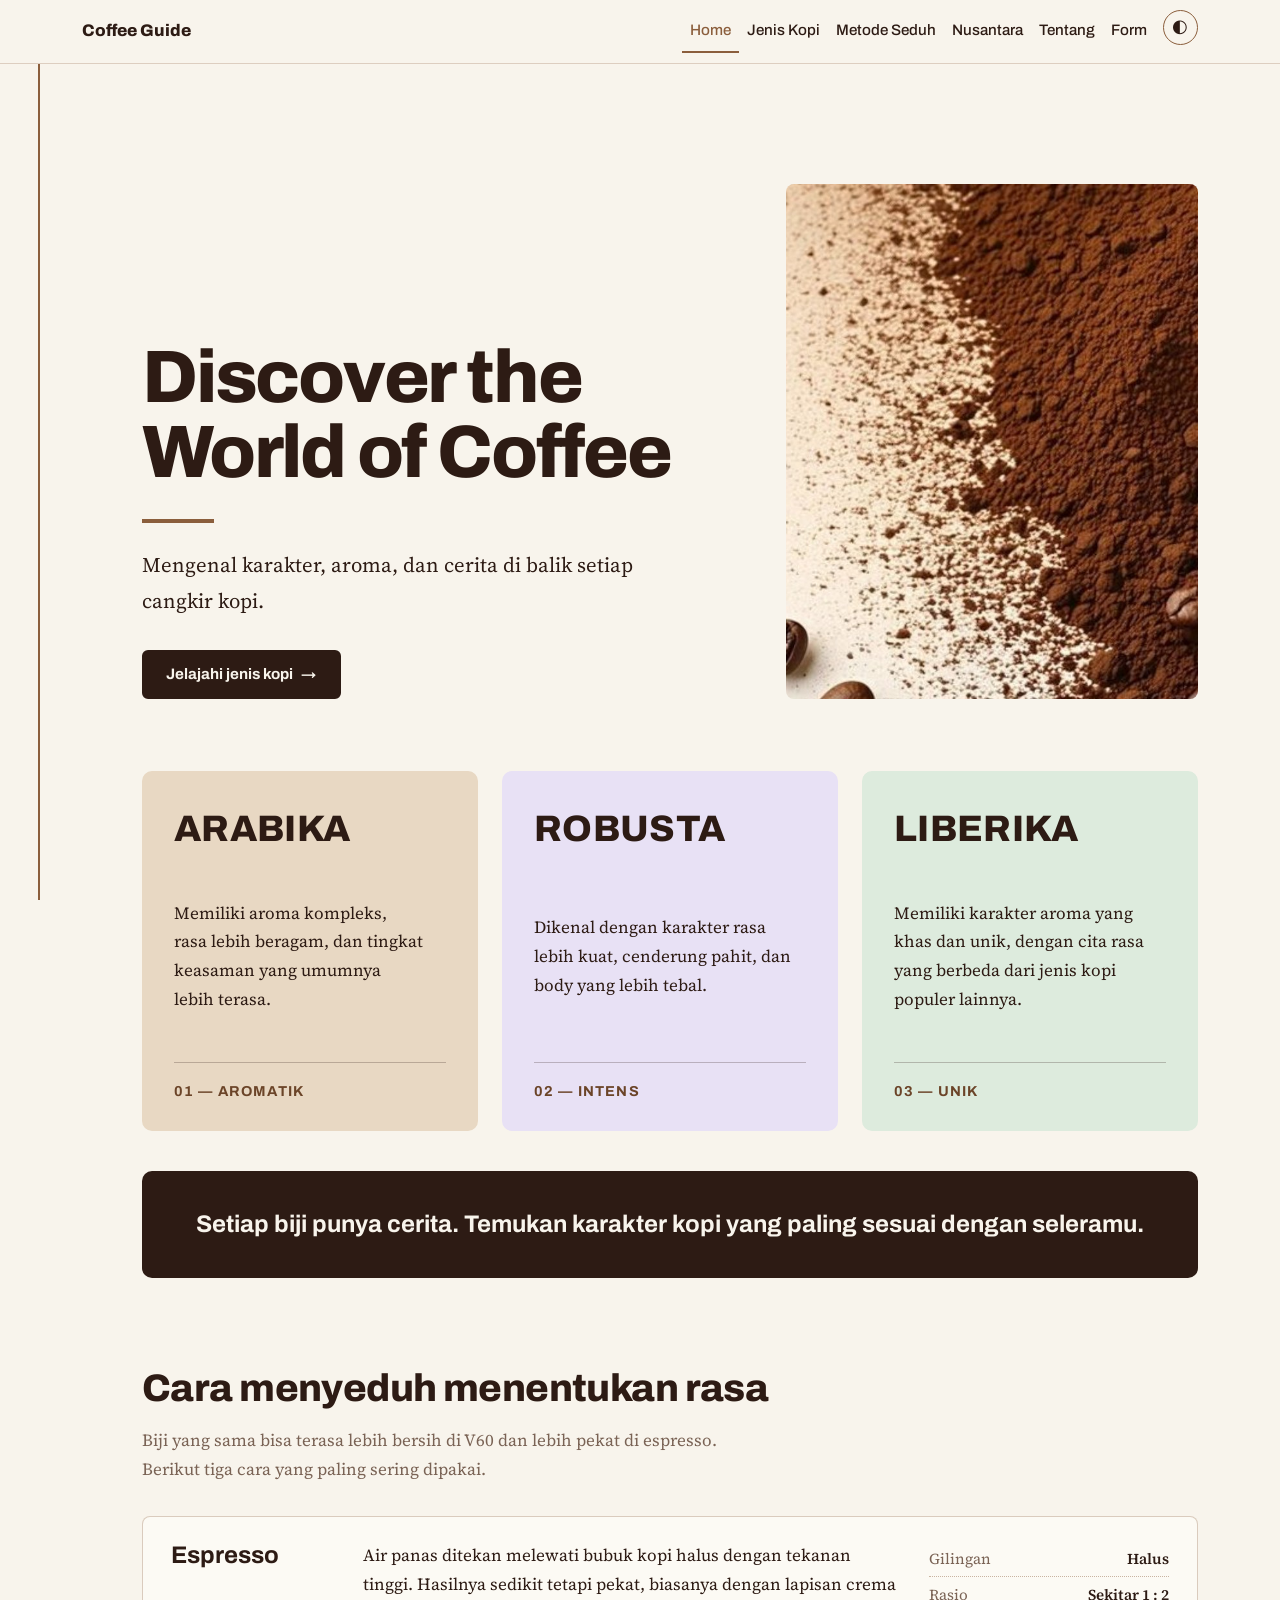
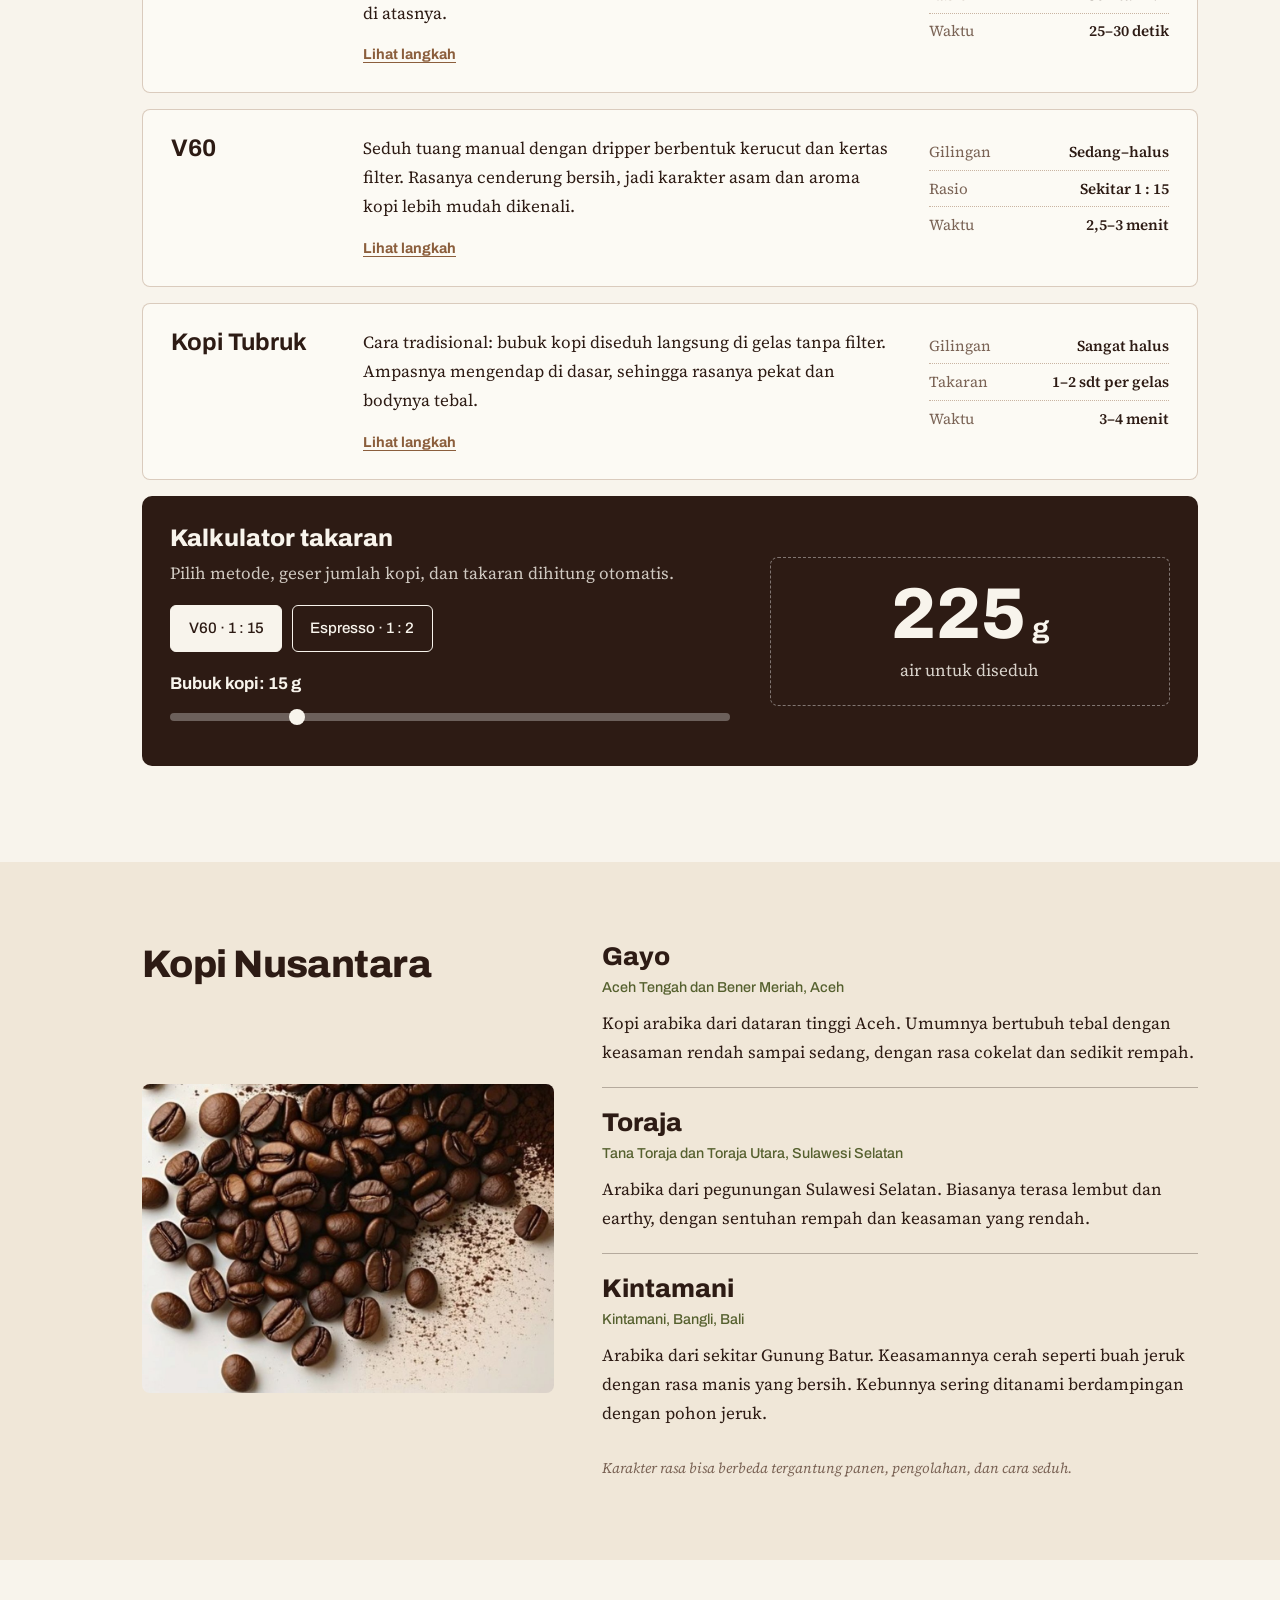
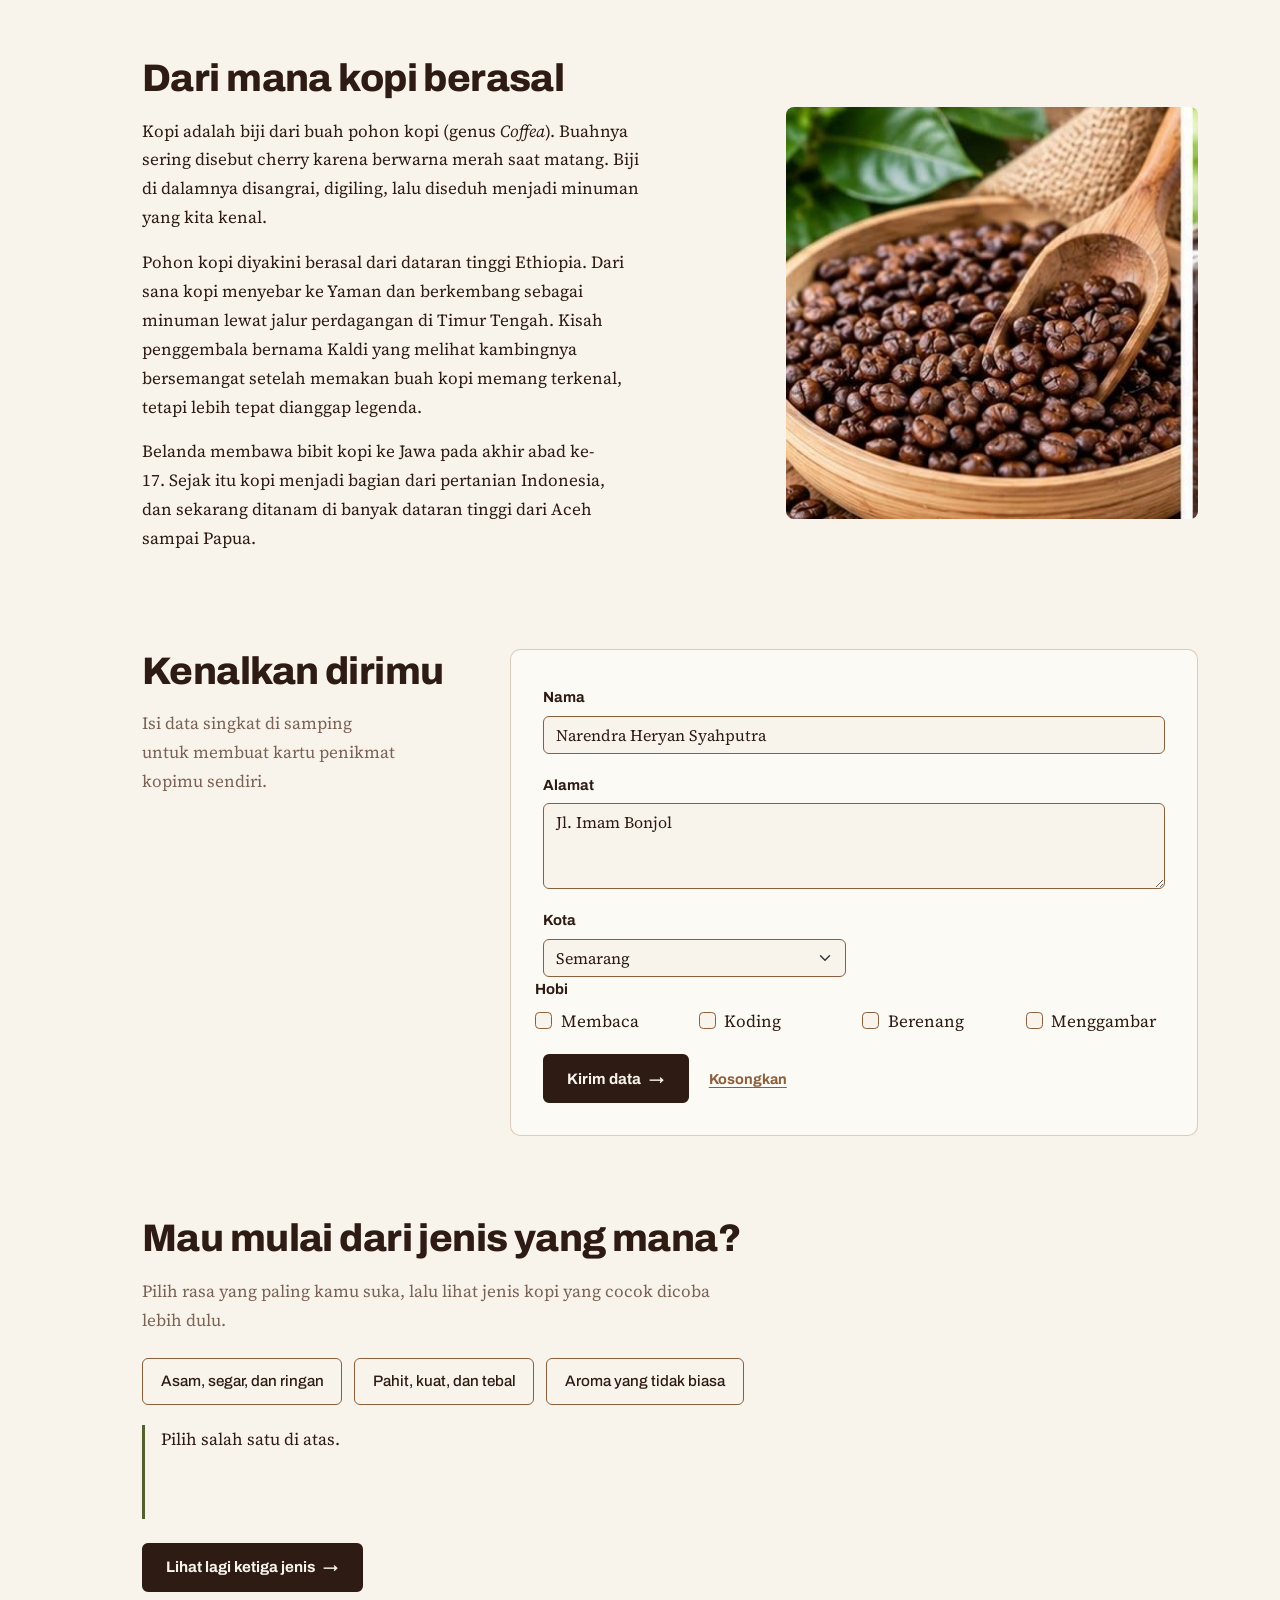
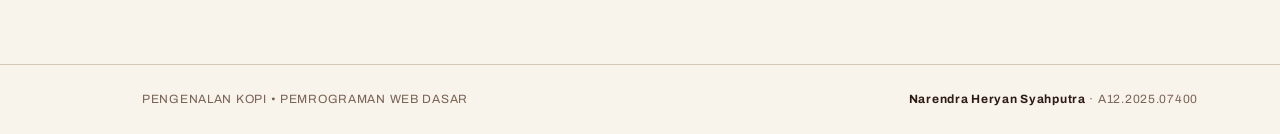
<file: index.html>
<!DOCTYPE html>
<html lang="id">
<head>
  <meta charset="UTF-8">
  <meta name="viewport" content="width=device-width, initial-scale=1">
  <title>Pengenalan Kopi | Coffee Guide</title>
  <meta name="theme-color" content="#F8F4EC">
  <meta property="og:title" content="Pengenalan Kopi | Coffee Guide">
  <meta property="og:description" content="Jenis kopi, metode seduh, dan kopi Nusantara dalam satu halaman.">
  <meta property="og:type" content="website">
  <!-- Pasang tema (terang/gelap) dan kelas "js" sebelum halaman tampil,
       supaya tidak ada kedipan putih saat halaman dibuka dalam mode gelap -->
  <script>(function(){var d=document.documentElement,t=null;d.classList.add('js');try{t=localStorage.getItem('theme')}catch(e){}if(!t)t=matchMedia('(prefers-color-scheme: dark)').matches?'dark':'light';d.setAttribute('data-theme',t);d.setAttribute('data-bs-theme',t)})()</script>
  <link rel="icon" href="data:image/svg+xml,%3Csvg xmlns='http://www.w3.org/2000/svg' viewBox='0 0 32 32'%3E%3Cellipse cx='16' cy='16' rx='9' ry='13' transform='rotate(25 16 16)' fill='%232D1B14'/%3E%3Cpath d='M12 6c6 5-2 15 8 20' stroke='%23F8F4EC' stroke-width='2.4' fill='none' stroke-linecap='round'/%3E%3C/svg%3E">
  <meta name="description" content="Pengenalan kopi: jenis-jenis kopi, metode penyeduhan, dan kopi Nusantara.">

  <!-- Font Google: Archivo (judul) dan Source Serif 4 (teks) -->
  <link rel="preconnect" href="https://fonts.googleapis.com">
  <link rel="preconnect" href="https://fonts.gstatic.com" crossorigin>
  <link href="https://fonts.googleapis.com/css2?family=Archivo:wght@500;700;800&family=Source+Serif+4:ital,wght@0,400;0,600;1,400&display=swap" rel="stylesheet">
  <!-- Bootstrap 5 (CSS lewat CDN), lalu CSS buatan sendiri supaya bisa menimpa gaya Bootstrap -->
  <link href="https://cdn.jsdelivr.net/npm/bootstrap@5.3.3/dist/css/bootstrap.min.css" rel="stylesheet">
  <link href="css/style.css" rel="stylesheet">
</head>
<body>
  <!-- Skip link: untuk pengguna keyboard agar bisa melompat ke konten -->
  <a class="skip-link" href="#jenis-kopi">Lewati ke konten</a>
  <!-- Garis progress scroll di paling atas layar (diatur script.js) -->
  <div class="scroll-bar" id="scrollBar" aria-hidden="true"></div>

  <!-- ===== HEADER: navbar + hero ===== -->
  <header id="home" class="site-header">
    <!-- Navbar: komponen Bootstrap, jadi hamburger di HP jalan otomatis -->
    <nav class="navbar navbar-expand-md site-nav">
      <div class="container">
        <a class="navbar-brand" href="#home">Coffee Guide</a>
        <button class="navbar-toggler" type="button" data-bs-toggle="collapse" data-bs-target="#mainNav"
                aria-controls="mainNav" aria-expanded="false" aria-label="Buka menu navigasi">
          <span class="navbar-toggler-icon"></span>
        </button>
        <div class="collapse navbar-collapse justify-content-end" id="mainNav">
          <ul class="navbar-nav">
            <li class="nav-item"><a class="nav-link" href="#home">Home</a></li>
            <li class="nav-item"><a class="nav-link" href="#jenis-kopi">Jenis Kopi</a></li>
            <li class="nav-item"><a class="nav-link" href="#metode-seduh">Metode Seduh</a></li>
            <li class="nav-item"><a class="nav-link" href="#nusantara">Nusantara</a></li>
            <li class="nav-item"><a class="nav-link" href="#tentang">Tentang</a></li>
            <li class="nav-item"><a class="nav-link" href="#form">Form</a></li>
            <!-- tombol ganti mode terang/gelap -->
            <li class="nav-item"><button class="theme-toggle" id="themeToggle" type="button" aria-label="Ganti ke mode gelap" aria-pressed="false"><span aria-hidden="true">◐</span></button></li>
          </ul>
        </div>
      </div>
    </nav>

    <!-- Hero: judul + tombol di kiri, foto di kanan -->
    <div class="container indent hero">
      <div class="row align-items-end g-4 g-lg-5">
        <div class="col-lg-7 hero-text">
          <h1 class="hero-title">Discover the World of Coffee</h1>
          <hr class="accent-rule">
          <p class="hero-sub">Mengenal karakter, aroma, dan cerita di balik setiap cangkir kopi.</p>
          <a class="btn btn-coffee" href="#jenis-kopi">Jelajahi jenis kopi</a>
        </div>
        <div class="col-lg-5">
          <figure class="photo hero-photo">
            <img src="img/bubuk-kopi.jpg" width="640" height="800" alt="Bubuk kopi halus di atas permukaan krem" fetchpriority="high">
          </figure>
        </div>
      </div>
    </div>
  </header>

  <!-- ===== KONTEN UTAMA ===== -->
  <main>

    <!-- Tiga jenis kopi + banner -->
    <section id="jenis-kopi" class="container indent section-types" aria-labelledby="judul-jenis">
      <h2 id="judul-jenis" class="visually-hidden">Tiga jenis kopi utama</h2>

      <div class="row g-4">
        <div class="col-12 col-lg-4">
          <article class="type-card type-card--arabika" id="kartu-arabika">
            <h3 class="type-name">ARABIKA</h3>
            <p class="type-desc">Memiliki aroma kompleks, rasa lebih beragam, dan tingkat keasaman yang umumnya lebih terasa.</p>
            <p class="type-tag">01 — AROMATIK</p>
          </article>
        </div>
        <div class="col-12 col-lg-4">
          <article class="type-card type-card--robusta" id="kartu-robusta">
            <h3 class="type-name">ROBUSTA</h3>
            <p class="type-desc">Dikenal dengan karakter rasa lebih kuat, cenderung pahit, dan body yang lebih tebal.</p>
            <p class="type-tag">02 — INTENS</p>
          </article>
        </div>
        <div class="col-12 col-lg-4">
          <article class="type-card type-card--liberika" id="kartu-liberika">
            <h3 class="type-name">LIBERIKA</h3>
            <p class="type-desc">Memiliki karakter aroma yang khas dan unik, dengan cita rasa yang berbeda dari jenis kopi populer lainnya.</p>
            <p class="type-tag">03 — UNIK</p>
          </article>
        </div>
      </div>

      <p class="banner">Setiap biji punya cerita. Temukan karakter kopi yang paling sesuai dengan seleramu.</p>
    </section>

    <!-- Metode penyeduhan: kartu memanjang, bukan kolom kembar -->
    <section id="metode-seduh" class="container indent section-methods" aria-labelledby="judul-metode">
      <h2 id="judul-metode" class="section-title">Cara menyeduh menentukan rasa</h2>
      <p class="section-lead">Biji yang sama bisa terasa lebih bersih di V60 dan lebih pekat di espresso. Berikut tiga cara yang paling sering dipakai.</p>

      <!-- Tiga kartu metode. Tombol "Lihat langkah" memakai collapse Bootstrap -->
      <div class="method-list">
        <article class="method">
          <h3 class="method-name">Espresso</h3>
          <div class="method-body">
            <p>Air panas ditekan melewati bubuk kopi halus dengan tekanan tinggi. Hasilnya sedikit tetapi pekat, biasanya dengan lapisan crema di atasnya.</p>
            <button class="btn-link-plain" type="button" data-bs-toggle="collapse"
                    data-bs-target="#langkah-espresso" aria-expanded="false" aria-controls="langkah-espresso">Lihat langkah</button>
            <div class="collapse" id="langkah-espresso">
              <ol class="method-steps">
                <li>Giling sekitar 18 g kopi sampai halus.</li>
                <li>Masukkan ke portafilter, lalu padatkan (tamping) dengan rata.</li>
                <li>Jalankan mesin espresso sampai keluar sekitar 36 g kopi, dalam 25–30 detik.</li>
              </ol>
            </div>
          </div>
          <dl class="method-spec">
            <div><dt>Gilingan</dt><dd>Halus</dd></div>
            <div><dt>Rasio</dt><dd>Sekitar 1 : 2</dd></div>
            <div><dt>Waktu</dt><dd>25–30 detik</dd></div>
          </dl>
        </article>

        <article class="method">
          <h3 class="method-name">V60</h3>
          <div class="method-body">
            <p>Seduh tuang manual dengan dripper berbentuk kerucut dan kertas filter. Rasanya cenderung bersih, jadi karakter asam dan aroma kopi lebih mudah dikenali.</p>
            <button class="btn-link-plain" type="button" data-bs-toggle="collapse"
                    data-bs-target="#langkah-v60" aria-expanded="false" aria-controls="langkah-v60">Lihat langkah</button>
            <div class="collapse" id="langkah-v60">
              <ol class="method-steps">
                <li>Bilas kertas filter dengan air panas, lalu buang airnya.</li>
                <li>Masukkan 15 g kopi, tuang sekitar 40 g air (92–96°C), dan tunggu 30–45 detik.</li>
                <li>Tuang sisa air perlahan dengan gerakan melingkar sampai total 225 g.</li>
              </ol>
            </div>
          </div>
          <dl class="method-spec">
            <div><dt>Gilingan</dt><dd>Sedang–halus</dd></div>
            <div><dt>Rasio</dt><dd>Sekitar 1 : 15</dd></div>
            <div><dt>Waktu</dt><dd>2,5–3 menit</dd></div>
          </dl>
        </article>

        <article class="method">
          <h3 class="method-name">Kopi Tubruk</h3>
          <div class="method-body">
            <p>Cara tradisional: bubuk kopi diseduh langsung di gelas tanpa filter. Ampasnya mengendap di dasar, sehingga rasanya pekat dan bodynya tebal.</p>
            <button class="btn-link-plain" type="button" data-bs-toggle="collapse"
                    data-bs-target="#langkah-tubruk" aria-expanded="false" aria-controls="langkah-tubruk">Lihat langkah</button>
            <div class="collapse" id="langkah-tubruk">
              <ol class="method-steps">
                <li>Masukkan bubuk kopi ke dalam gelas (kira-kira 150 ml).</li>
                <li>Tuang air yang baru berhenti mendidih, lalu aduk sebentar.</li>
                <li>Diamkan 3–4 menit sampai ampas turun. Minum pelan-pelan dan sisakan ampasnya.</li>
              </ol>
            </div>
          </div>
          <dl class="method-spec">
            <div><dt>Gilingan</dt><dd>Sangat halus</dd></div>
            <div><dt>Takaran</dt><dd>1–2 sdt per gelas</dd></div>
            <div><dt>Waktu</dt><dd>3–4 menit</dd></div>
          </dl>
        </article>
      </div>
      <!-- Kalkulator takaran: hitungannya ada di script.js bagian 4 -->
      <div class="calc reveal" id="kalkulator">
        <div>
          <h3 class="calc-title">Kalkulator takaran</h3>
          <p class="calc-lead">Pilih metode, geser jumlah kopi, dan takaran dihitung otomatis.</p>
          <div class="calc-modes" role="group" aria-label="Pilih metode">
            <button type="button" class="taste-btn" data-ratio="15" data-label="air untuk diseduh" aria-pressed="true">V60 · 1 : 15</button>
            <button type="button" class="taste-btn" data-ratio="2" data-label="kopi hasil ekstraksi" aria-pressed="false">Espresso · 1 : 2</button>
          </div>
          <label class="calc-label" for="dose">Bubuk kopi: <output id="dose-out">15</output> g</label>
          <input class="form-range" type="range" id="dose" min="8" max="40" value="15">
        </div>
        <div class="calc-result" aria-live="polite">
          <p class="calc-big"><span id="water-out">225</span><small> g</small></p>
          <p class="calc-cap" id="water-cap">air untuk diseduh</p>
        </div>
      </div>
    </section>

    <!-- Kopi Nusantara: daftar bergaris, bukan kartu -->
    <section id="nusantara" class="section-nusantara" aria-labelledby="judul-nusantara">
      <div class="container indent">
        <div class="row g-5 align-items-start">
          <div class="col-lg-5">
            <h2 id="judul-nusantara" class="section-title">Kopi Nusantara</h2>
            <p class="section-lead">Indonesia punya banyak daerah penghasil kopi. Tiga yang paling sering disebut ada di sini.</p>
            <figure class="photo photo--wide">
              <img src="img/biji-bubuk-kopi.jpg" alt="Biji kopi sangrai dan sedikit bubuk kopi" loading="lazy">
            </figure>
          </div>

          <div class="col-lg-7">
            <article class="origin">
              <h3 class="origin-name">Gayo</h3>
              <p class="origin-place">Aceh Tengah dan Bener Meriah, Aceh</p>
              <p>Kopi arabika dari dataran tinggi Aceh. Umumnya bertubuh tebal dengan keasaman rendah sampai sedang, dengan rasa cokelat dan sedikit rempah.</p>
            </article>
            <article class="origin">
              <h3 class="origin-name">Toraja</h3>
              <p class="origin-place">Tana Toraja dan Toraja Utara, Sulawesi Selatan</p>
              <p>Arabika dari pegunungan Sulawesi Selatan. Biasanya terasa lembut dan earthy, dengan sentuhan rempah dan keasaman yang rendah.</p>
            </article>
            <article class="origin">
              <h3 class="origin-name">Kintamani</h3>
              <p class="origin-place">Kintamani, Bangli, Bali</p>
              <p>Arabika dari sekitar Gunung Batur. Keasamannya cerah seperti buah jeruk dengan rasa manis yang bersih. Kebunnya sering ditanami berdampingan dengan pohon jeruk.</p>
            </article>
            <p class="note">Karakter rasa bisa berbeda tergantung panen, pengolahan, dan cara seduh.</p>
          </div>
        </div>
      </div>
    </section>

    <!-- Tentang kopi: teks kiri, foto kanan (tidak simetris) -->
    <section id="tentang" class="container indent section-about" aria-labelledby="judul-tentang">
      <div class="row g-5 align-items-center">
        <div class="col-lg-6">
          <h2 id="judul-tentang" class="section-title">Dari mana kopi berasal</h2>
          <p>Kopi adalah biji dari buah pohon kopi (genus <i>Coffea</i>). Buahnya sering disebut cherry karena berwarna merah saat matang. Biji di dalamnya disangrai, digiling, lalu diseduh menjadi minuman yang kita kenal.</p>
          <p>Pohon kopi diyakini berasal dari dataran tinggi Ethiopia. Dari sana kopi menyebar ke Yaman dan berkembang sebagai minuman lewat jalur perdagangan di Timur Tengah. Kisah penggembala bernama Kaldi yang melihat kambingnya bersemangat setelah memakan buah kopi memang terkenal, tetapi lebih tepat dianggap legenda.</p>
          <p>Belanda membawa bibit kopi ke Jawa pada akhir abad ke-17. Sejak itu kopi menjadi bagian dari pertanian Indonesia, dan sekarang ditanam di banyak dataran tinggi dari Aceh sampai Papua.</p>
        </div>
        <div class="col-lg-5 offset-lg-1">
          <figure class="photo photo--square">
            <img src="img/biji-kopi.jpg" alt="Biji kopi sangrai di mangkuk kayu dengan sendok" loading="lazy">
          </figure>
        </div>
      </div>
    </section>

    <!-- Form data penikmat kopi -->
    <section id="form" class="container indent section-form" aria-labelledby="judul-form">
      <div class="row g-5 align-items-start">
        <div class="col-lg-4">
          <h2 id="judul-form" class="section-title">Kenalkan dirimu</h2>
          <p class="section-lead">Isi data singkat di samping untuk membuat kartu penikmat kopimu sendiri.</p>
        </div>
        <div class="col-lg-8">
          <div class="form-card reveal">
            <form id="kopiForm" class="row g-3 needs-validation" novalidate>
              <div class="col-12">
                <!-- Nama: input type text -->
                <label for="nama" class="form-label">Nama</label>
                <input type="text" class="form-control" id="nama" name="nama" value="Narendra Heryan Syahputra" autocomplete="name" required>
                <div class="invalid-feedback">Nama tidak boleh kosong.</div>
              </div>

              <div class="col-12">
                <!-- Alamat: textarea -->
                <label for="alamat" class="form-label">Alamat</label>
                <textarea class="form-control" id="alamat" name="alamat" rows="3" required>Jl. Imam Bonjol</textarea>
                <div class="invalid-feedback">Alamat tidak boleh kosong.</div>
              </div>

              <div class="col-md-6">
                <!-- Kota: select -->
                <label for="kota" class="form-label">Kota</label>
                <select class="form-select" id="kota" name="kota" required>
                  <option value="" disabled>Pilih kota</option>
                  <option value="Semarang" selected>Semarang</option>
                  <option value="Kudus">Kudus</option>
                  <option value="Demak">Demak</option>
                  <option value="Pekalongan">Pekalongan</option>
                  <option value="Tegal">Tegal</option>
                  <option value="Surabaya">Surabaya</option>
                  <option value="Jakarta">Jakarta</option>
                </select>
                <div class="invalid-feedback">Silakan pilih kota.</div>
              </div>

              <!-- Hobi: checkbox (boleh pilih lebih dari satu) -->
              <fieldset class="col-12">
                <legend class="form-label">Hobi</legend>
                <div class="hobi-list">
                  <div class="form-check"><input class="form-check-input" type="checkbox" name="hobi" value="Membaca" id="hobi-membaca"><label class="form-check-label" for="hobi-membaca">Membaca</label></div>
                  <div class="form-check"><input class="form-check-input" type="checkbox" name="hobi" value="Koding" id="hobi-koding"><label class="form-check-label" for="hobi-koding">Koding</label></div>
                  <div class="form-check"><input class="form-check-input" type="checkbox" name="hobi" value="Berenang" id="hobi-berenang"><label class="form-check-label" for="hobi-berenang">Berenang</label></div>
                  <div class="form-check"><input class="form-check-input" type="checkbox" name="hobi" value="Menggambar" id="hobi-menggambar"><label class="form-check-label" for="hobi-menggambar">Menggambar</label></div>
                </div>
              </fieldset>

              <!-- Tombol kirim dan reset -->
              <div class="col-12 form-actions">
                <button type="submit" class="btn btn-coffee">Kirim data</button>
                <button type="reset" class="btn-link-plain">Kosongkan</button>
              </div>
            </form>

            <!-- Ringkasan data, muncul setelah form berhasil dikirim -->
            <div class="form-result" id="formResult" aria-live="polite" hidden>
              <p class="form-result-title">Data tersimpan</p>
              <dl class="method-spec" id="formResultList"></dl>
            </div>
          </div>
        </div>
      </div>
    </section>

    <!-- Call to action -->
    <section id="mulai" class="container indent section-cta" aria-labelledby="judul-cta">
      <div class="cta-box">
        <h2 id="judul-cta" class="section-title">Mau mulai dari jenis yang mana?</h2>
        <p class="section-lead">Pilih rasa yang paling kamu suka, lalu lihat jenis kopi yang cocok dicoba lebih dulu.</p>

        <div class="taste-options" role="group" aria-label="Pilih selera rasa">
          <button type="button" class="taste-btn" data-taste="segar" aria-pressed="false">Asam, segar, dan ringan</button>
          <button type="button" class="taste-btn" data-taste="kuat" aria-pressed="false">Pahit, kuat, dan tebal</button>
          <button type="button" class="taste-btn" data-taste="unik" aria-pressed="false">Aroma yang tidak biasa</button>
        </div>

        <div class="taste-result" aria-live="polite">
          <p id="taste-text">Pilih salah satu di atas.</p>
          <button type="button" id="taste-goto" class="btn-link-plain" hidden>Lihat kartu</button>
        </div>
        <a class="btn btn-coffee" href="#jenis-kopi">Lihat lagi ketiga jenis</a>
      </div>
    </section>

  </main>

  <!-- Tombol kembali ke atas (muncul setelah scroll cukup jauh) -->
  <button class="to-top" id="toTop" type="button" aria-label="Kembali ke atas" hidden>↑</button>

  <!-- ===== FOOTER: judul mata kuliah + identitas pembuat ===== -->
  <footer class="site-footer">
    <div class="container indent footer-inner">
      <span>PENGENALAN KOPI • PEMROGRAMAN WEB DASAR</span>
      <span class="footer-id"><strong>Narendra Heryan Syahputra</strong> · A12.2025.07400</span>
    </div>
  </footer>

  <!-- JavaScript: Bootstrap dulu, baru script.js -->
  <script src="https://cdn.jsdelivr.net/npm/bootstrap@5.3.3/dist/js/bootstrap.bundle.min.js"></script>
  <script src="js/script.js"></script>
</body>
</html>
</file>
<file: css/style.css>
/* ==========================================================
   style.css - Pengenalan Kopi
   Warna : krem, cokelat espresso, beige, sedikit olive
   Font  : Archivo (judul) + Source Serif 4 (teks)
   Urutan: dasar > navbar > hero > tombol > kartu > metode >
           Nusantara > tentang > foto > CTA > footer >
           layar kecil > mode gelap > form > hover
   ========================================================== */

:root {
  --cream: #F8F4EC;
  --paper: #F0E7D8;      /* pita latar section Nusantara */
  --line: #8B5E3C;
  --line-dark: #6B4428;  /* untuk teks kecil di atas kartu berwarna (kontras) */
  --espresso: #2D1B14;
  --beige: #E8D8C3;
  --lavender: #E8E1F5;
  --sage: #DDEBDD;
  --olive: #55602E;
  --muted: #7A6355;
  --card: #FCFAF4;       /* latar kartu metode seduh dan form */

  --font-heading: 'Archivo', 'Helvetica Neue', Arial, sans-serif;
  --font-body: 'Source Serif 4', Georgia, 'Times New Roman', serif;
}

/* ---------- Dasar ---------- */
/* warna latar, font, garis kiri halaman, dan jarak konten */
html {
  scroll-behavior: smooth;
  scroll-padding-top: 5rem; /* judul section tidak tertutup navbar */
}

body {
  background: var(--cream);
  color: var(--espresso);
  font-family: var(--font-body);
  font-size: 1.0625rem;
  line-height: 1.7;
}

::selection {
  background: var(--line);
  color: var(--cream);
}

h1, h2, h3, .banner { text-wrap: balance; }
p { text-wrap: pretty; }

/* garis vertikal tipis di sisi kiri */
body::before {
  content: "";
  position: fixed;
  top: 0;
  bottom: 0;
  left: clamp(12px, 3vw, 40px);
  width: 2px;
  background: var(--line);
  pointer-events: none;
}

h1, h2, h3, .navbar-brand {
  font-family: var(--font-heading);
  color: var(--espresso);
}

a:focus-visible,
button:focus-visible {
  outline: 2px solid var(--olive);
  outline-offset: 3px;
}

/* Geser konten ke kanan agar menjauh dari garis kiri */
.indent {
  padding-left: clamp(1.75rem, 6vw, 4.5rem);
}

/* ---------- Navbar ---------- */
/* menempel di atas (sticky); tampilan HP diatur di media query bawah */
.site-nav {
  background: var(--cream);
  border-bottom: 1px solid rgba(139, 94, 60, 0.25);
  position: sticky;
  top: 0;
  z-index: 1030;
  padding-block: 0.6rem;
}

.site-nav .navbar-brand {
  font-weight: 800;
  font-size: 1.05rem;
}

.site-nav .nav-link {
  font-family: var(--font-heading);
  font-weight: 500;
  font-size: 0.95rem;
  color: var(--espresso);
  padding-inline: 1rem;
  border-bottom: 2px solid transparent;
}

.site-nav .nav-link:hover {
  color: var(--line);
}

.site-nav .nav-link.active {
  color: var(--line);
  border-bottom-color: var(--line);
}

@media (max-width: 767.98px) {
  .site-nav .navbar-collapse {
    padding: 0.5rem 0 0.75rem;
  }
  .site-nav .nav-link {
    padding-inline: 0;
    border-bottom: 0;
  }
  .site-nav .nav-link.active {
    font-weight: 700;
  }
}

/* ---------- Hero ---------- */
/* judul besar + foto; animasi masuk hanya dijalankan sekali saat halaman dibuka */
.hero {
  padding-top: clamp(3rem, 8vw, 6rem);
  padding-bottom: clamp(3rem, 7vw, 4.5rem);
}

.hero-title {
  font-weight: 800;
  font-size: clamp(2.6rem, 5.8vw, 4.9rem);
  line-height: 1.02;
  letter-spacing: -0.03em;
  max-width: 10em;
  margin: 0;
}

.accent-rule {
  width: 72px;
  height: 4px;
  margin: 1.75rem 0 1.5rem;
  border: 0;
  background: var(--line);
  opacity: 1;
}

.hero-sub {
  font-size: clamp(1.1rem, 2vw, 1.3rem);
  max-width: 30em;
  margin-bottom: 2rem;
}

/* foto hero: tepi kiri bubuk memudar ke warna latar, jadi menyatu dengan halaman */
.hero-photo {
  margin: 0;
  aspect-ratio: 16 / 9;
}

@media (min-width: 992px) {
  .hero-photo { aspect-ratio: 4 / 5; }
}

/* satu momen animasi saat halaman dibuka (hero saja) */
@media (prefers-reduced-motion: no-preference) {
  .hero-text > * {
    animation: rise 0.7s cubic-bezier(0.2, 0.7, 0.2, 1) backwards;
  }
  .hero-text > :nth-child(2) { animation-delay: 0.08s; }
  .hero-text > :nth-child(3) { animation-delay: 0.16s; }
  .hero-text > :nth-child(4) { animation-delay: 0.24s; }
  .hero-photo { animation: fade 0.9s ease 0.2s backwards; }
}

@keyframes rise { from { opacity: 0; transform: translateY(14px); } }
@keyframes fade { from { opacity: 0; } }

/* ---------- Tombol ---------- */
/* tombol utama; saat hover warnanya dibalik */
.btn-coffee {
  background: var(--espresso);
  color: var(--cream);
  font-family: var(--font-heading);
  font-weight: 700;
  font-size: 0.95rem;
  padding: 0.7rem 1.4rem;
  border: 2px solid var(--espresso);
  border-radius: 6px;
  transition: background-color 0.2s, color 0.2s;
}

.btn-coffee:hover,
.btn-coffee:focus {
  background: transparent;
  color: var(--espresso);
}

/* ---------- Tiga kartu jenis kopi ---------- */
/* tiap jenis kopi punya warna sendiri (beige, lavender, sage) */
.section-types {
  padding-bottom: clamp(3.5rem, 8vw, 5.5rem);
}

.type-card {
  display: flex;
  flex-direction: column;
  height: 100%;
  min-height: 360px;
  padding: 2.25rem 2rem 1.75rem;
  border-radius: 10px;
  transition: transform 0.25s ease, box-shadow 0.25s ease;
}

.type-card:hover {
  transform: translateY(-3px);
  box-shadow: 0 6px 14px rgba(45, 27, 20, 0.1);
}

.type-card.is-picked {
  outline: 3px solid var(--olive);
  outline-offset: 5px;
}

.type-card--arabika  { background: var(--beige); }
.type-card--robusta  { background: var(--lavender); }
.type-card--liberika { background: var(--sage); }

.type-name {
  font-weight: 800;
  font-size: clamp(1.9rem, 3vw, 2.3rem);
  letter-spacing: 0.01em;
  margin: 0;
}

.type-desc {
  margin-block: auto;   /* deskripsi berada di tengah ruang antara judul dan highlight */
  padding-block: 1.5rem;
}

.type-tag {
  margin: 0;
  padding-top: 1rem;
  border-top: 1px solid rgba(45, 27, 20, 0.25);
  font-family: var(--font-heading);
  font-weight: 700;
  font-size: 0.9rem;
  letter-spacing: 0.08em;
  color: var(--line-dark);
}

/* ---------- Banner ---------- */
/* kotak gelap berisi kalimat ajakan di bawah kartu */
.banner {
  margin: 2.5rem 0 0;
  padding: 2.25rem 2rem;
  background: var(--espresso);
  color: var(--cream);
  border-radius: 10px;
  text-align: center;
  font-family: var(--font-heading);
  font-weight: 700;
  font-size: clamp(1.15rem, 2.4vw, 1.5rem);
  line-height: 1.45;
}

/* ---------- Judul & pengantar section ---------- */
/* gaya judul dan paragraf pembuka yang dipakai berulang */
.section-title {
  font-weight: 800;
  font-size: clamp(1.7rem, 3.4vw, 2.4rem);
  line-height: 1.15;
  letter-spacing: -0.015em;
  margin-bottom: 1rem;
}

.section-lead {
  max-width: 34em;
  color: var(--muted);
}

/* ---------- Metode seduh: kartu memanjang ---------- */
/* tiap metode: nama | penjelasan | spesifikasi (3 kolom di layar lebar) */
.section-methods {
  padding-bottom: clamp(4rem, 8vw, 6rem);
}

.method-list {
  display: grid;
  gap: 1rem;
  margin-top: 2rem;
}

.method {
  display: grid;
  gap: 0.75rem 2rem;
  padding: 1.5rem 1.75rem;
  background: var(--card);
  border: 1px solid rgba(139, 94, 60, 0.3);
  border-radius: 8px;
}

@media (min-width: 992px) {
  .method {
    grid-template-columns: 10rem 1fr 15rem;
    align-items: start;
  }
}

.method-name {
  font-weight: 700;
  font-size: 1.5rem;
  margin: 0;
}

.method-body p {
  margin-bottom: 0.75rem;
}

.method-spec {
  margin: 0;
  font-size: 0.95rem;
}

.method-spec div {
  display: flex;
  justify-content: space-between;
  gap: 1rem;
  padding: 0.3rem 0;
  border-bottom: 1px dotted rgba(139, 94, 60, 0.45);
}

.method-spec div:last-child {
  border-bottom: 0;
}

.method-spec dt {
  font-weight: 400;
  color: var(--muted);
}

.method-spec dd {
  margin: 0;
  font-weight: 600;
  text-align: right;
}

.btn-link-plain {
  padding: 0;
  background: none;
  border: 0;
  font-family: var(--font-heading);
  font-weight: 700;
  font-size: 0.9rem;
  color: var(--line);
  text-decoration: underline;
  text-underline-offset: 3px;
  cursor: pointer;
}

.btn-link-plain:hover {
  color: var(--espresso);
}

.method-steps {
  margin: 0.9rem 0 0;
  padding-left: 1.25rem;
  font-size: 0.95rem;
}

.method-steps li + li {
  margin-top: 0.35rem;
}

/* ---------- Kopi Nusantara ---------- */
/* pita latar berbeda + daftar daerah yang dipisah garis tipis */
.section-nusantara {
  background: var(--paper);
  padding-block: clamp(3.5rem, 7vw, 5rem);
  margin-bottom: clamp(4rem, 8vw, 6rem);
}

.origin {
  padding-block: 1.25rem;
  border-top: 1px solid rgba(45, 27, 20, 0.3);
}

.origin:first-child {
  border-top: 0;
  padding-top: 0;
}

.origin-name {
  font-weight: 800;
  font-size: 1.6rem;
  margin: 0;
}

.origin-place {
  margin: 0.15rem 0 0.6rem;
  font-family: var(--font-heading);
  font-weight: 500;
  font-size: 0.9rem;
  color: var(--olive);
}

.origin p:last-child {
  margin-bottom: 0;
}

.note {
  margin: 0.5rem 0 0;
  font-size: 0.9rem;
  font-style: italic;
  color: var(--muted);
}

/* ---------- Tentang ---------- */
/* teks di kiri, foto di kanan */
.section-about {
  padding-bottom: clamp(3.5rem, 7vw, 5rem);
}

/* ---------- Foto ---------- */
/* bingkai foto; latar beige muncul kalau gambar gagal dimuat */
.photo {
  margin: 1.5rem 0 0;
  background: var(--beige); /* tetap rapi kalau foto belum ditaruh di folder img */
  border-radius: 8px;
  overflow: hidden;
}

.photo img {
  display: block;
  width: 100%;
  height: 100%;
  object-fit: cover;
}

.photo--wide   { aspect-ratio: 4 / 3; }
.photo--square { aspect-ratio: 1 / 1; margin-top: 0; } /* foto sumber 418x418, jangan diperbesar */

/* ---------- Call to action ---------- */
/* pemilih selera di akhir halaman */
.section-cta {
  padding-bottom: clamp(3rem, 6vw, 4.5rem);
}

.cta-box {
  max-width: 44rem;
}

.taste-options {
  display: flex;
  flex-wrap: wrap;
  gap: 0.75rem;
  margin: 1.5rem 0 1.25rem;
}

.taste-btn {
  padding: 0.6rem 1.1rem;
  background: transparent;
  color: var(--espresso);
  border: 1.5px solid var(--line);
  border-radius: 6px;
  font-family: var(--font-heading);
  font-weight: 500;
  font-size: 0.95rem;
  cursor: pointer;
  transition: background-color 0.2s, color 0.2s;
}

.taste-btn:hover {
  background: var(--beige);
}

.taste-btn[aria-pressed="true"] {
  background: var(--espresso);
  border-color: var(--espresso);
  color: var(--cream);
}

.taste-result {
  min-height: 5.5em;
  margin-bottom: 1.5rem;
  padding-left: 1rem;
  border-left: 3px solid var(--olive);
}

.taste-result p {
  margin-bottom: 0.4rem;
}

/* ---------- Footer ---------- */
/* judul mata kuliah di kiri, identitas pembuat di kanan */
.site-footer {
  padding-block: 1.5rem;
  border-top: 1px solid rgba(139, 94, 60, 0.3);
  font-family: var(--font-heading);
  font-size: 0.75rem;
  letter-spacing: 0.06em;
  color: var(--muted);
}

.footer-inner {
  display: flex;
  justify-content: space-between;
  gap: 1rem;
}

/* ---------- Layar kecil ---------- */
/* penyesuaian untuk lebar di bawah 576px (HP) */
@media (max-width: 575.98px) {
  body::before { left: 10px; }

  .indent { padding-left: 1.75rem; }

  .type-card { min-height: 300px; padding: 1.75rem 1.5rem 1.5rem; }
  .banner { padding: 1.75rem 1.25rem; }
  .method { padding: 1.25rem; }
  .photo--square { aspect-ratio: 4 / 3; }

  .footer-inner {
    flex-direction: column;
    gap: 0.25rem;
  }
}

/* ---------- Hormati preferensi kurangi gerakan ---------- */
/* matikan transisi untuk pengguna yang tidak nyaman dengan animasi */
@media (prefers-reduced-motion: reduce) {
  html { scroll-behavior: auto; }
  .type-card,
  .btn-coffee,
  .taste-btn { transition: none; }
  .type-card:hover { transform: none; }
}

/* ---------- Mode gelap & fitur tambahan ----------
   Mode gelap cukup menimpa variabel warna di atas lewat
   atribut data-theme="dark" di <html>. Di bawahnya ada
   progress bar, animasi scroll, kalkulator, dan tombol ke atas. */
[data-theme="dark"] {
  --cream: #17100C;
  --paper: #211812;
  --card: #1F1611;
  --line: #C99068;
  --espresso: #F3E9DB;
  --muted: #B8A392;
  --olive: #B4C27A;
}
[data-theme="dark"] .origin { border-top-color: rgba(243, 233, 219, 0.2); }
[data-theme="dark"] .origin:first-child { border-top: 0; }
[data-theme="dark"] .site-nav { border-bottom-color: rgba(201, 144, 104, 0.3); }
[data-theme="dark"] .taste-btn:hover { background: rgba(243, 233, 219, 0.1); }
[data-theme="dark"] .photo img { filter: brightness(0.9); }

/* kartu pastel tetap terang di mode gelap, jadi teksnya dikunci gelap */
.type-card { --line-dark: #6B4428; }
.type-card .type-name, .type-card .type-desc { color: #2D1B14; }

body, .site-nav, .method, .section-nusantara { transition: background-color 0.3s, color 0.3s; }

/* navbar di lebar tablet: link dirapatkan supaya tidak turun baris */
@media (min-width: 768px) and (max-width: 991.98px) {
  .site-nav .nav-link { padding-inline: 0.55rem; font-size: 0.88rem; }
}

/* skip link */
.skip-link {
  position: fixed; left: 1rem; top: -4rem; z-index: 2000;
  padding: 0.6rem 1rem; background: var(--espresso); color: var(--cream);
  border-radius: 6px; font-family: var(--font-heading); font-weight: 700;
  transition: top 0.2s;
}
.skip-link:focus { top: 0.75rem; color: var(--cream); }

/* progress bar scroll */
.scroll-bar {
  position: fixed; top: 0; left: 0; right: 0; height: 3px; z-index: 1060;
  background: linear-gradient(90deg, var(--line), var(--olive));
  transform: scaleX(0); transform-origin: left; pointer-events: none;
}

/* tombol tema */
.theme-toggle {
  background: none; border: 1.5px solid var(--line); color: var(--espresso);
  width: 2.2rem; height: 2.2rem; border-radius: 50%; line-height: 1;
  font-size: 1.1rem; cursor: pointer; margin-left: 0.5rem;
  transition: transform 0.4s, background-color 0.2s;
}
.theme-toggle:hover { background: var(--beige); transform: rotate(180deg); }
[data-theme="dark"] .theme-toggle:hover { background: rgba(243, 233, 219, 0.1); }
@media (max-width: 767.98px) { .theme-toggle { margin: 0.5rem 0 0; } }

/* animasi muncul saat scroll (hanya aktif kalau JS jalan) */
@media (prefers-reduced-motion: no-preference) {
  .js .reveal {
    opacity: 0; transform: translateY(24px);
    transition: opacity 0.7s ease, transform 0.7s cubic-bezier(0.2, 0.7, 0.2, 1);
    transition-delay: var(--d, 0s);
  }
  .js .reveal.in { opacity: 1; transform: none; }
}

/* hero: foto zoom halus */
.hero-photo img { transition: transform 0.8s cubic-bezier(0.2, 0.7, 0.2, 1); }
.hero-photo:hover img { transform: scale(1.05); }
.photo--wide img, .photo--square img { transition: transform 0.8s cubic-bezier(0.2, 0.7, 0.2, 1); }
.photo--wide:hover img, .photo--square:hover img { transform: scale(1.04); }

/* kalkulator takaran */
.calc {
  display: grid; gap: 1.5rem 2.5rem; margin-top: 1rem; padding: 1.75rem;
  background: var(--espresso); color: var(--cream); border-radius: 10px;
}
@media (min-width: 768px) { .calc { grid-template-columns: 1.4fr 1fr; align-items: center; } }
.calc-title { color: var(--cream); font-weight: 800; font-size: 1.5rem; margin: 0 0 0.35rem; }
.calc-lead { margin-bottom: 1.1rem; opacity: 0.8; }
.calc-modes { display: flex; flex-wrap: wrap; gap: 0.6rem; margin-bottom: 1.1rem; }
.calc .taste-btn { color: var(--cream); border-color: var(--cream); }
.calc .taste-btn:hover { background: rgba(255, 255, 255, 0.12); }
.calc .taste-btn[aria-pressed="true"] { background: var(--cream); border-color: var(--cream); color: var(--espresso); }
.calc-label { display: block; font-family: var(--font-heading); font-weight: 700; margin-bottom: 0.4rem; }
.calc .form-range { accent-color: var(--cream); }
.calc .form-range::-webkit-slider-runnable-track { background: rgba(255, 255, 255, 0.3); }
.calc .form-range::-webkit-slider-thumb { background: var(--cream); }
.calc .form-range::-moz-range-thumb { background: var(--cream); }
.calc-result { text-align: center; padding: 1.25rem; border: 1px dashed rgba(255, 255, 255, 0.4); border-radius: 8px; }
.calc-big { margin: 0; font-family: var(--font-heading); font-weight: 800; font-size: clamp(3rem, 8vw, 4.5rem); line-height: 1; }
.calc-big small { font-size: 0.4em; font-weight: 700; }
.calc-cap { margin: 0.4rem 0 0; opacity: 0.85; }

/* tombol kembali ke atas */
.to-top {
  position: fixed; right: 1.25rem; bottom: 1.25rem; z-index: 1040;
  width: 2.8rem; height: 2.8rem; border-radius: 50%; border: 0;
  background: var(--espresso); color: var(--cream); font-size: 1.2rem;
  box-shadow: 0 6px 16px rgba(0, 0, 0, 0.25); cursor: pointer;
  transition: transform 0.2s, opacity 0.2s;
}
.to-top:hover { transform: translateY(-3px); }
.to-top[hidden] { display: none; }

@media (prefers-reduced-motion: reduce) {
  .hero-photo img, .photo img, .theme-toggle, .to-top { transition: none; transform: none !important; }
}

/* ---------- Form data diri ----------
   Komponen form memakai Bootstrap, di sini hanya disesuaikan
   warnanya supaya cocok dengan tema kopi. */
.section-form { padding-bottom: clamp(3.5rem, 7vw, 5rem); }

.form-card {
  padding: clamp(1.25rem, 3vw, 2rem);
  background: var(--card);
  border: 1px solid rgba(139, 94, 60, 0.3);
  border-radius: 10px;
}

.form-card .form-label {
  font-family: var(--font-heading);
  font-weight: 700;
  font-size: 0.92rem;
  margin-bottom: 0.35rem;
  float: none;
}

.form-card .form-control,
.form-card .form-select {
  background-color: var(--cream);
  color: var(--espresso);
  border: 1.5px solid var(--line);
  border-radius: 6px;
  font-family: var(--font-body);
}

.form-card .form-control:focus,
.form-card .form-select:focus {
  border-color: var(--olive);
  box-shadow: 0 0 0 3px rgba(85, 96, 46, 0.25);
}

.form-card .form-check-input { border-color: var(--line); background-color: var(--cream); }
.form-card .form-check-input:checked { background-color: var(--espresso); border-color: var(--espresso); }
.form-card .form-check-input:focus { border-color: var(--olive); box-shadow: 0 0 0 3px rgba(85, 96, 46, 0.25); }
[data-theme="dark"] .form-card .form-check-input:checked { background-color: var(--line); border-color: var(--line); }

.form-card fieldset { border: 0; padding: 0; margin: 0; }

.hobi-list {
  display: grid;
  grid-template-columns: repeat(auto-fit, minmax(8.5rem, 1fr));
  gap: 0.5rem 1rem;
}

.form-actions {
  display: flex;
  align-items: center;
  gap: 1.25rem;
  margin-top: 1rem;
}

.form-result {
  margin-top: 1.5rem;
  padding: 0.25rem 0 0 1rem;
  border-left: 3px solid var(--olive);
}

.form-result-title {
  margin: 0 0 0.5rem;
  font-family: var(--font-heading);
  font-weight: 800;
  color: var(--olive);
}

.form-result .method-spec dd { max-width: 70%; }

.footer-id { text-align: right; }
.footer-id strong { color: var(--espresso); font-weight: 700; }

@media (max-width: 575.98px) {
  .footer-id { text-align: left; }
}

/* ---------- Efek hover ----------
   Dibungkus @media (hover: hover) supaya tidak aktif di layar sentuh.
   Efek yang bergerak dimatikan kalau pengguna memilih "kurangi gerakan". */
@media (hover: hover) {
  /* transisi warna/border */
  .site-nav .nav-link,
  .navbar-brand,
  .method,
  .method-name,
  .origin-name,
  .form-card,
  .form-card .form-control,
  .form-card .form-select,
  .form-check-label,
  .footer-id strong,
  .type-tag,
  .calc-result {
    transition: color 0.25s, border-color 0.25s, background-color 0.25s, box-shadow 0.3s, transform 0.3s, padding 0.25s;
  }

  .site-nav .nav-link:hover { border-bottom-color: var(--line); }
  .navbar-brand:hover { color: var(--line); }

  /* kartu metode seduh */
  .method:hover {
    border-color: var(--line);
    box-shadow: 0 8px 20px rgba(45, 27, 20, 0.1);
  }
  .method:hover .method-name { color: var(--line); }
  .method-spec div:hover dd { color: var(--line); }

  /* daftar Nusantara */
  .origin:hover .origin-name { color: var(--line); }

  /* form */
  .form-card:hover { border-color: var(--line); box-shadow: 0 8px 22px rgba(45, 27, 20, 0.08); }
  .form-card .form-control:hover,
  .form-card .form-select:hover { border-color: var(--espresso); }
  .form-check:hover .form-check-label { color: var(--line); cursor: pointer; }
  .form-check-input:not(:disabled):hover { cursor: pointer; border-color: var(--espresso); }

  .footer-id:hover strong { color: var(--line); }
  .calc-result:hover { background: rgba(255, 255, 255, 0.08); border-style: solid; }
  .btn-link-plain { transition: color 0.2s, text-underline-offset 0.2s; }
  .btn-link-plain:hover { text-underline-offset: 6px; }
}

@media (hover: hover) and (prefers-reduced-motion: no-preference) {
  /* tombol: terangkat + panah bergeser */
  .btn-coffee { display: inline-block; }
  .btn-coffee::after {
    content: "→";
    display: inline-block;
    margin-left: 0.5rem;
    transition: transform 0.25s;
  }
  .btn-coffee:hover { transform: translateY(-2px); box-shadow: 0 6px 14px rgba(45, 27, 20, 0.18); }
  .btn-coffee:hover::after { transform: translateX(5px); }
  .btn-coffee:active { transform: translateY(0); box-shadow: none; }

  .taste-btn:hover { transform: translateY(-2px); }
  .taste-btn:active { transform: translateY(0); }

  /* kartu jenis kopi: tag bergeser, kartu sedikit miring */
  .type-card:hover { transform: translateY(-6px) rotate(-0.4deg); box-shadow: 0 14px 28px rgba(45, 27, 20, 0.16); }
  .type-card:hover .type-tag { padding-left: 0.6rem; }

  .method:hover { transform: translateY(-3px); }
  .origin:hover { transform: translateX(8px); }

  .banner { transition: transform 0.3s, box-shadow 0.3s; }
  .banner:hover { transform: scale(1.015); box-shadow: 0 12px 26px rgba(45, 27, 20, 0.22); }

  /* garis aksen hero memanjang */
  .accent-rule { transition: width 0.4s cubic-bezier(0.2, 0.7, 0.2, 1); }
  .hero-text:hover .accent-rule { width: 140px; }

  .calc-result:hover { transform: scale(1.03); }
  .section-title { transition: letter-spacing 0.3s; }
  .section-title:hover { letter-spacing: 0; }
}
</file>
